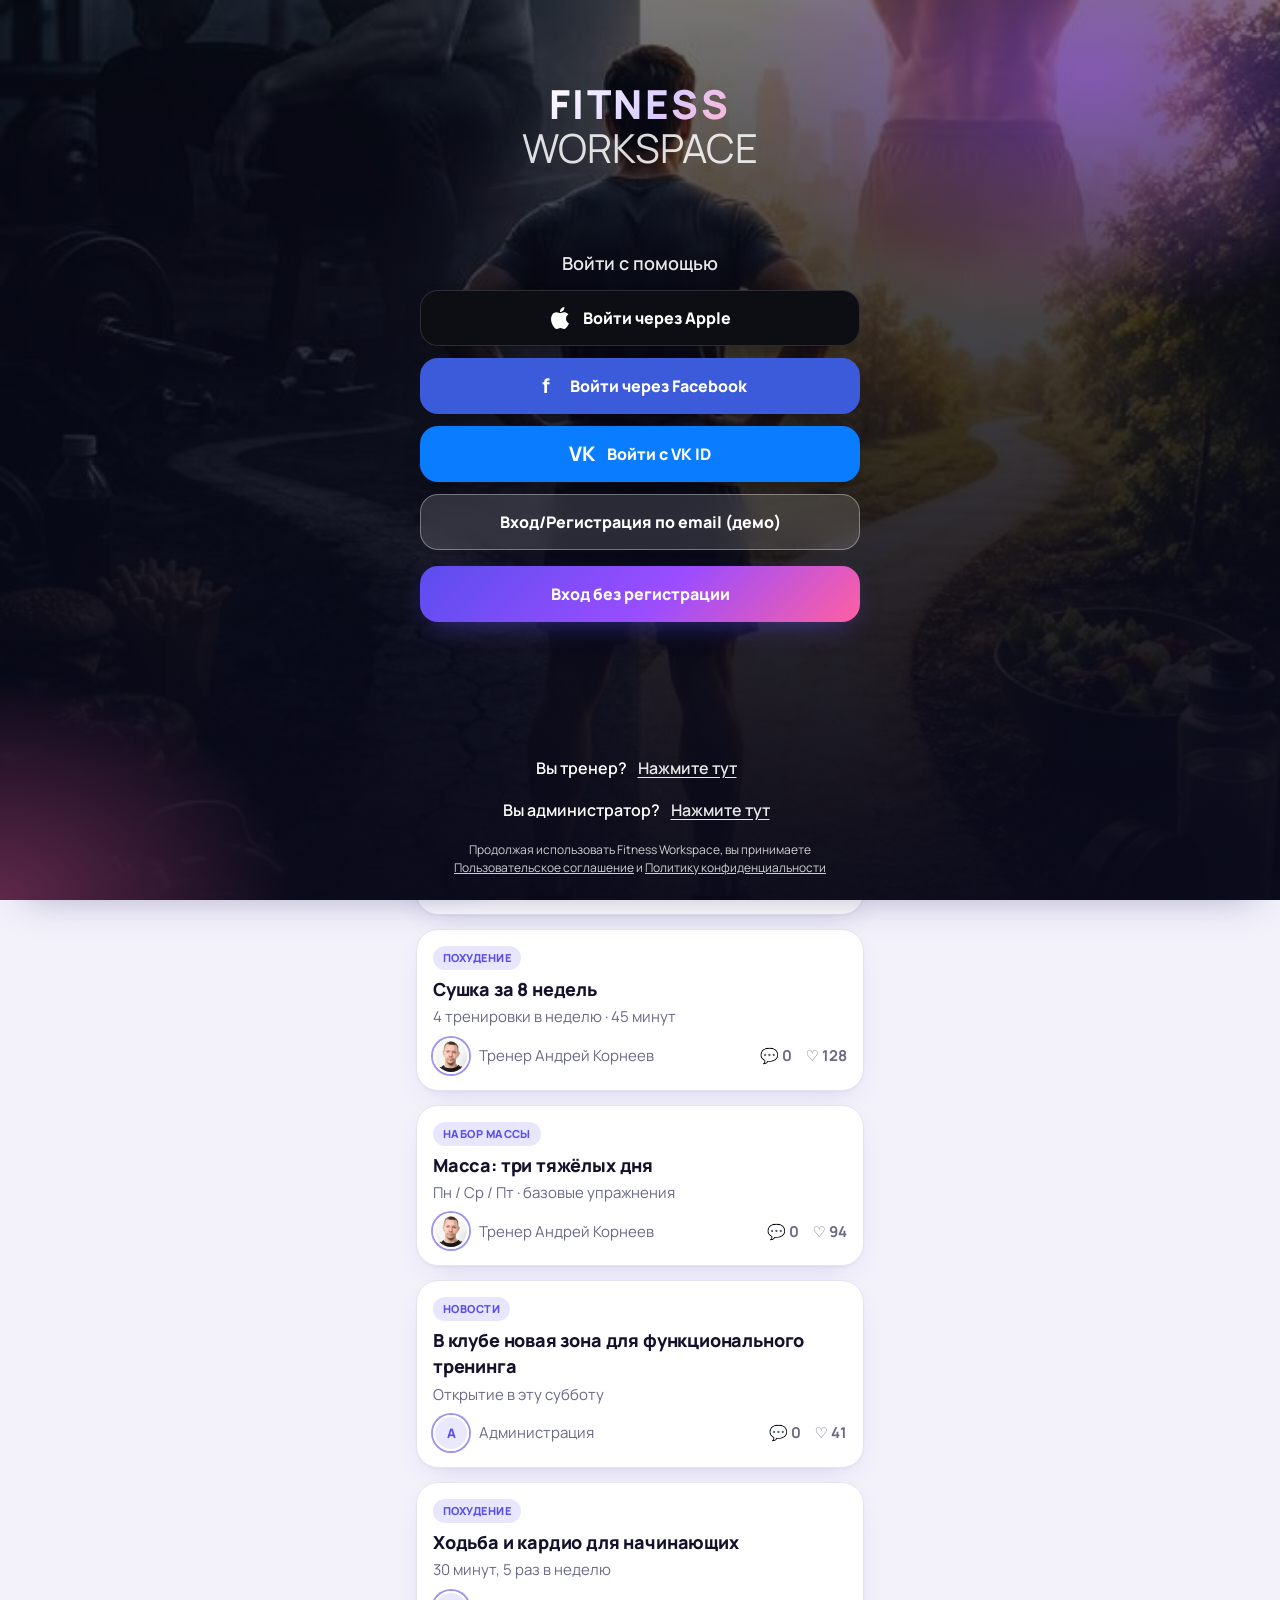
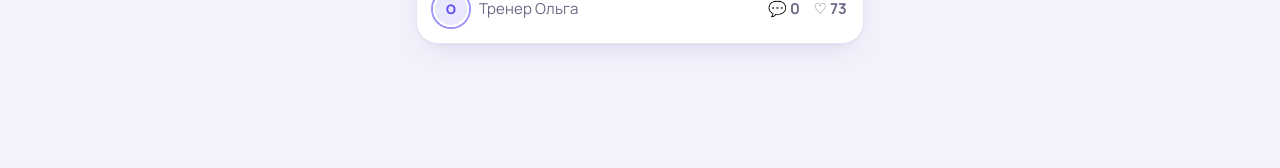
<file: index.html>
<!DOCTYPE html>
<html lang="ru">
<head>
<meta charset="utf-8">
<meta name="viewport" content="width=device-width, initial-scale=1, viewport-fit=cover">
<title>Fitness Workspace</title>
<link href="https://fonts.googleapis.com/css2?family=Manrope:wght@400;600;700;800&display=swap" rel="stylesheet">
<link rel="stylesheet" href="styles.css">
</head>
<body>
<div id="app"><main id="view"></main></div>
<nav id="tabs" aria-label="Разделы"><div id="tabrow"></div></nav>
<div id="sheet" role="dialog" aria-modal="true"><div class="pane" id="pane"></div></div>

<div id="login" role="dialog" aria-modal="true" aria-label="Вход в Fitness Workspace">
 <div class="lg-in">
  <div class="logo"><b>FITNESS</b> <span>WORKSPACE</span></div>
  <div>
   <p class="lg-t">Войти с помощью</p>
   <button class="sb apple" data-stub="через Apple"><svg width="22" height="22" viewBox="0 0 24 24" fill="#fff" aria-hidden="true"><path d="M12.152 6.896c-.948 0-2.415-1.078-3.96-1.04-2.04.027-3.91 1.183-4.961 3.014-2.117 3.675-.546 9.103 1.519 12.09 1.013 1.454 2.208 3.09 3.792 3.039 1.52-.065 2.09-.987 3.935-.987 1.831 0 2.35.987 3.96.948 1.637-.026 2.676-1.48 3.676-2.948 1.156-1.688 1.636-3.325 1.662-3.415-.039-.013-3.182-1.221-3.22-4.857-.026-3.04 2.48-4.494 2.597-4.559-1.429-2.09-3.623-2.324-4.39-2.376-2-.156-3.675 1.09-4.61 1.09zM15.53 3.83c.843-1.012 1.4-2.427 1.245-3.83-1.207.052-2.662.805-3.532 1.818-.78.896-1.454 2.338-1.273 3.714 1.338.104 2.715-.688 3.559-1.701"/></svg>Войти через Apple</button>
   <button class="sb fb" data-stub="через Facebook"><span class="gl" aria-hidden="true">f</span>Войти через Facebook</button>
   <button class="sb vk" data-stub="через VK ID"><span class="gl" aria-hidden="true">VK</span>Войти с VK ID</button>
   <button class="sb apple" id="email-entry">Вход/Регистрация по email (демо)</button>
   <button class="sb guest" id="guest">Вход без регистрации</button>
   <p id="lh" role="status"></p>
  </div>
  <div class="lg-bot">
   <p>Вы тренер? <button class="lk" data-stub="для тренера">Нажмите тут</button></p>
   <p>Вы администратор? <button class="lk" data-stub="для администратора">Нажмите тут</button></p>
   <p class="lg-legal">Продолжая использовать Fitness Workspace, вы принимаете <u>Пользовательское соглашение</u> и <u>Политику конфиденциальности</u></p>
  </div>
 </div>
</div>
<script defer src="assets/guide/exercise-instructions.js"></script>
<script defer src="assets/guide/chest-exercises.js"></script>
<script defer src="assets/guide/back-exercises.js"></script>
<script defer src="assets/guide/leg-exercises.js"></script>
<script defer src="assets/guide/nutrition.js"></script>
<script defer src="assets/guide/dairy.js"></script>
<script defer src="js/data.js"></script>
<script defer src="js/state.js"></script>
<script defer src="js/feed.js"></script>
<script defer src="js/workouts.js"></script>
<script defer src="js/workout-timer.js"></script>
<script defer src="js/food.js"></script>
<script defer src="js/chat.js"></script>
<script defer src="js/profile.js"></script>
<script defer src="js/guide.js"></script>
<script defer src="js/app.js"></script>
</body>
</html>
</file>
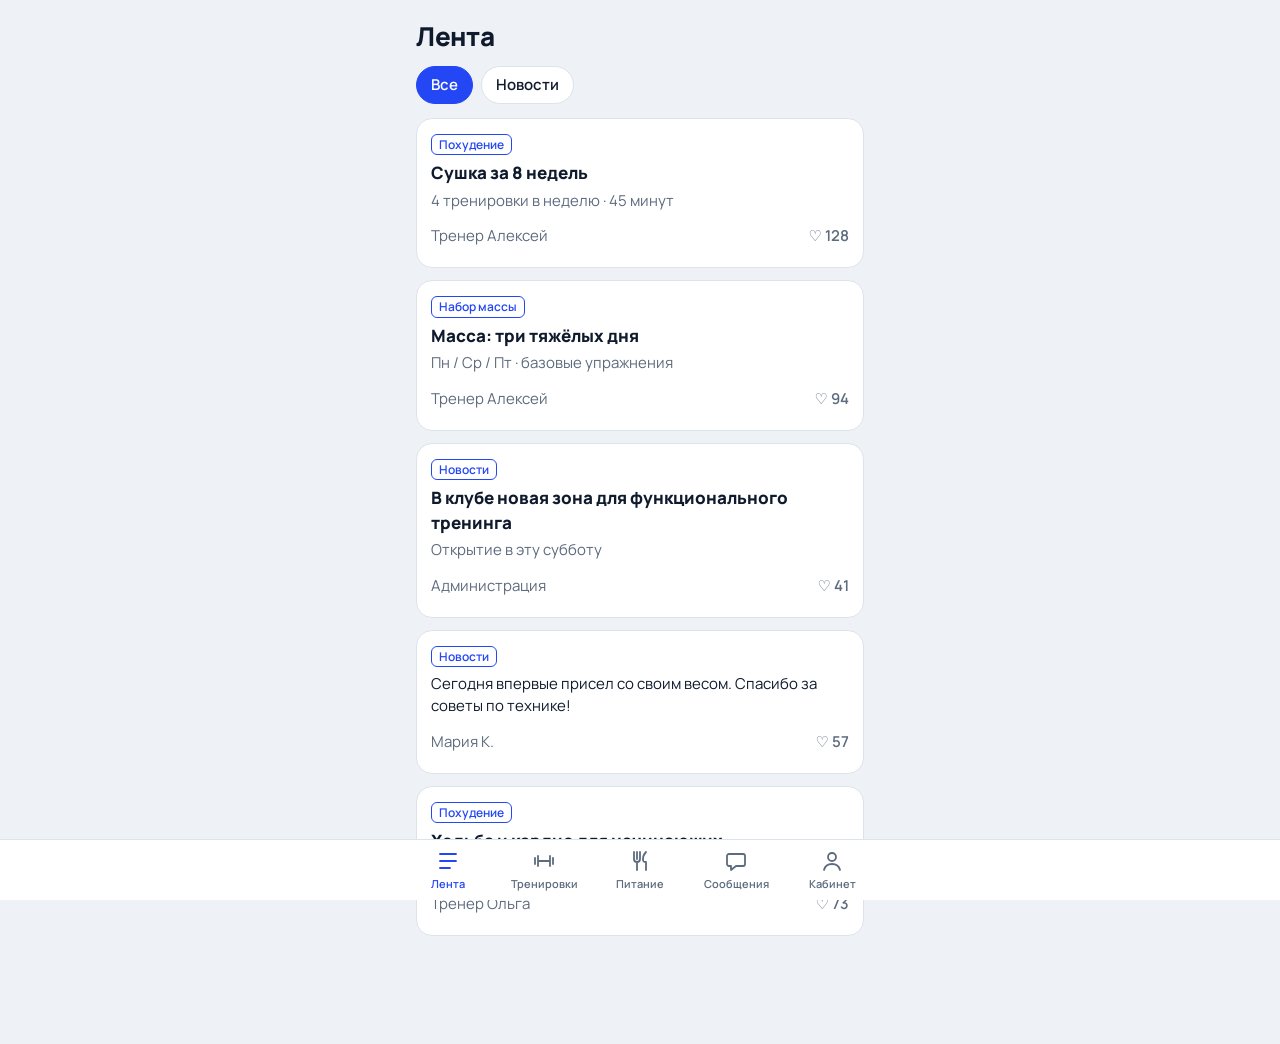
<file: fitness-app.html>
<!DOCTYPE html>
<html lang="ru">
<head>
<meta charset="utf-8">
<meta name="viewport" content="width=device-width, initial-scale=1, viewport-fit=cover">
<title>Клуб Форма — фитнес-приложение</title>
<link href="https://fonts.googleapis.com/css2?family=Manrope:wght@400;600;800&display=swap" rel="stylesheet">
<style>
:root{--bg:#eef1f5;--card:#fff;--ink:#0f1b2d;--mute:#5d6b7e;--line:#dde3ea;--brand:#2447f5;--on:#fff;--warm:#ffb020;--ok:#16895a;
box-sizing:border-box;padding-top:env(safe-area-inset-top,0px);padding-bottom:env(safe-area-inset-bottom,0px)}
@media (prefers-color-scheme:dark){:root:not([data-theme="light"]){--bg:#0b121c;--card:#131d2b;--ink:#eaf0f7;--mute:#93a2b6;--line:#223044;--brand:#7b93ff;--on:#0b121c;--ok:#4cc790;color-scheme:dark}}
:root[data-theme="dark"]{--bg:#0b121c;--card:#131d2b;--ink:#eaf0f7;--mute:#93a2b6;--line:#223044;--brand:#7b93ff;--on:#0b121c;--ok:#4cc790;color-scheme:dark}
html{scroll-padding-top:env(safe-area-inset-top,0px)}
*{box-sizing:border-box}
body{margin:0;background:var(--bg);color:var(--ink);font:400 15px/1.45 Manrope,system-ui,-apple-system,"Segoe UI",sans-serif}
#app{max-width:480px;margin:0 auto;padding:16px 16px 96px}
h1{font-size:26px;line-height:1.15;font-weight:800;margin:6px 0 14px;letter-spacing:-.01em}
h2{font-size:17px;font-weight:800;margin:0 0 4px}
p{margin:0}
.mute{color:var(--mute)}
.card{background:var(--card);border:1px solid var(--line);border-radius:16px;padding:14px;margin-bottom:12px}
.chips{display:flex;gap:8px;overflow-x:auto;padding-bottom:10px;margin-bottom:4px}
.chip{flex:none;border:1px solid var(--line);background:var(--card);color:var(--ink);border-radius:999px;padding:7px 14px;font:inherit;font-weight:600;cursor:pointer}
.chip[aria-pressed="true"]{background:var(--brand);border-color:var(--brand);color:var(--on)}
.tag{display:inline-block;font-size:12px;font-weight:600;color:var(--brand);border:1px solid currentColor;border-radius:6px;padding:1px 7px;margin-bottom:6px}
.row{display:flex;align-items:center;justify-content:space-between;gap:10px}
button{font:inherit;cursor:pointer}
button:focus-visible,input:focus-visible{outline:3px solid var(--brand);outline-offset:2px}
.btn{background:var(--brand);color:var(--on);border:0;border-radius:12px;padding:11px 16px;font-weight:800}
.btn.ghost{background:transparent;color:var(--ink);border:1px solid var(--line)}
.like{background:none;border:0;color:var(--mute);font-weight:600;padding:6px 0}
.like[aria-pressed="true"]{color:var(--brand)}
#tabs{position:fixed;left:0;right:0;bottom:0;background:var(--card);border-top:1px solid var(--line);padding-bottom:env(safe-area-inset-bottom,0px);z-index:5}
#tabs div{max-width:480px;margin:0 auto;display:flex}
#tabs button{flex:1;background:none;border:0;color:var(--mute);padding:9px 0 8px;font-size:11px;font-weight:600;display:flex;flex-direction:column;align-items:center;gap:3px}
#tabs button[aria-current="page"]{color:var(--brand)}
svg.i{width:24px;height:24px;fill:none;stroke:currentColor;stroke-width:1.8;stroke-linecap:round;stroke-linejoin:round}
.stat{display:grid;grid-template-columns:1fr 1fr;gap:10px}
.stat .card{margin:0}
.big{font-size:22px;font-weight:800}
.ex{display:flex;gap:12px;align-items:center;width:100%;text-align:left;background:var(--card);color:var(--ink);border:1px solid var(--line);border-radius:16px;padding:12px;margin-bottom:10px}
.ex .n{width:34px;height:34px;border-radius:10px;background:var(--bg);display:grid;place-items:center;font-weight:800;flex:none}
.ex.done .n{background:var(--ok);color:var(--on)}
#sheet{position:fixed;inset:0;background:rgba(5,10,20,.55);display:none;align-items:flex-end;z-index:10}
#sheet.open{display:flex}
#sheet .pane{background:var(--bg);width:100%;max-width:480px;margin:0 auto;border-radius:22px 22px 0 0;padding:16px 16px calc(20px + env(safe-area-inset-bottom,0px));max-height:92%;overflow:auto}
.demo{background:var(--card);border:1px solid var(--line);border-radius:16px;margin:10px 0}
.demo svg{display:block;width:100%;height:auto}
.bar{animation:lift 2.4s ease-in-out infinite;transform-box:fill-box}
@keyframes lift{0%,100%{transform:translateY(0)}50%{transform:translateY(-46px)}}
.timer{text-align:center;padding:12px}
.timer .t{font-size:52px;font-weight:800;font-variant-numeric:tabular-nums;line-height:1}
.timer.rest .t{color:var(--warm)}
.sets{display:flex;gap:8px;margin:8px 0 12px}
.sets span{flex:1;text-align:center;border:1px solid var(--line);border-radius:10px;padding:7px 0;font-weight:800;color:var(--mute)}
.sets span.on{background:var(--ok);border-color:var(--ok);color:var(--on)}
.meal{display:flex;justify-content:space-between;gap:12px;padding:10px 0;border-top:1px solid var(--line)}
.meal:first-of-type{border-top:0}
.chat{display:flex;flex-direction:column;gap:8px;margin-bottom:12px}
.msg{max-width:82%;padding:9px 12px;border-radius:16px;background:var(--card);border:1px solid var(--line)}
.msg.me{align-self:flex-end;background:var(--brand);border-color:var(--brand);color:var(--on)}
.send{display:flex;gap:8px}
input{flex:1;min-width:0;font:inherit;color:var(--ink);background:var(--card);border:1px solid var(--line);border-radius:12px;padding:11px 12px}
@media (prefers-reduced-motion:reduce){.bar{animation:none}}
</style>
</head>
<body>
<div id="app"><main id="view"></main></div>
<nav id="tabs" aria-label="Разделы"><div id="tabrow"></div></nav>
<div id="sheet" role="dialog" aria-modal="true"><div class="pane" id="pane"></div></div>

<script>
/* ---------- Данные (замените на запросы к вашему серверу) ---------- */
var FEED=[
 {tag:"Похудение",title:"Сушка за 8 недель",meta:"4 тренировки в неделю · 45 минут",by:"Тренер Алексей",likes:128},
 {tag:"Набор массы",title:"Масса: три тяжёлых дня",meta:"Пн / Ср / Пт · базовые упражнения",by:"Тренер Алексей",likes:94},
 {tag:"Новости",title:"В клубе новая зона для функционального тренинга",meta:"Открытие в эту субботу",by:"Администрация",likes:41},
 {tag:"Новости",text:"Сегодня впервые присел со своим весом. Спасибо за советы по технике!",by:"Мария К.",likes:57},
 {tag:"Похудение",title:"Ходьба и кардио для начинающих",meta:"30 минут, 5 раз в неделю",by:"Тренер Ольга",likes:73}
];
var DAYS={
 "Пн":{title:"Грудь и трицепс",ex:[
  {n:"Жим лёжа",m:"Грудь",sets:4,reps:"8–10",work:40,rest:90},
  {n:"Жим гантелей на наклонной",m:"Верх груди",sets:3,reps:"10–12",work:40,rest:75},
  {n:"Разгибания на блоке",m:"Трицепс",sets:3,reps:"12–15",work:35,rest:60}]},
 "Ср":{title:"Спина и бицепс",ex:[
  {n:"Тяга верхнего блока",m:"Широчайшие",sets:4,reps:"10–12",work:40,rest:75},
  {n:"Тяга штанги в наклоне",m:"Спина",sets:4,reps:"8–10",work:40,rest:90},
  {n:"Подъём штанги на бицепс",m:"Бицепс",sets:3,reps:"10–12",work:35,rest:60}]},
 "Пт":{title:"Ноги и плечи",ex:[
  {n:"Приседания со штангой",m:"Квадрицепс, ягодицы",sets:4,reps:"6–8",work:45,rest:120},
  {n:"Румынская тяга",m:"Задняя поверхность бедра",sets:3,reps:"10",work:40,rest:90},
  {n:"Жим гантелей сидя",m:"Плечи",sets:3,reps:"10–12",work:40,rest:75}]}
};
var MEALS={
 loss:{kcal:1800,label:"Похудение",plans:[
  [["Завтрак","Овсянка на воде, яйцо, яблоко",380],["Обед","Курица, гречка, овощной салат",520],["Перекус","Творог 5% и ягоды",220],["Ужин","Рыба на пару, брокколи",420]],
  [["Завтрак","Омлет из 2 яиц с овощами",340],["Обед","Индейка, бурый рис, огурцы",540],["Перекус","Греческий йогурт, орехи",230],["Ужин","Тушёные овощи, нежирная говядина",430]],
  [["Завтрак","Сырники без сахара",360],["Обед","Суп с курицей, цельнозерновой хлеб",500],["Перекус","Кефир, груша",200],["Ужин","Запечённая рыба, салат",430]]]},
 gain:{kcal:3000,label:"Набор массы",plans:[
  [["Завтрак","Овсянка на молоке, 3 яйца, банан",750],["Обед","Говядина, рис, овощи",900],["Перекус","Творог, мёд, орехи",450],["Ужин","Паста с курицей, сыр",850]],
  [["Завтрак","Блины с творогом, сок",720],["Обед","Курица, картофель, салат",880],["Перекус","Бутерброды с арахисовой пастой",480],["Ужин","Лосось, рис, авокадо",900]],
  [["Завтрак","Омлет из 4 яиц, тост, сыр",740],["Обед","Плов с говядиной",920],["Перекус","Гейнер или молоко с бананом",440],["Ужин","Индейка, макароны, овощи",880]]]}
};
var ICON={
 feed:'<path d="M4 5h16M4 12h16M4 19h10"/>',
 train:'<path d="M3 9v6M6 7v10M18 7v10M21 9v6M6 12h12"/>',
 food:'<path d="M6 3v7a3 3 0 0 0 3 3v8M9 3v7M12 3v7a3 3 0 0 1-3 3M18 3c-2 2-3 4-3 7s1 3 3 3v8"/>',
 chat:'<path d="M5 5h14a2 2 0 0 1 2 2v8a2 2 0 0 1-2 2h-7l-5 4v-4H5a2 2 0 0 1-2-2V7a2 2 0 0 1 2-2z"/>',
 me:'<circle cx="12" cy="8" r="4"/><path d="M4 21c1-4 4-6 8-6s7 2 8 6"/>'
};
var TABS=[["feed","Лента"],["train","Тренировки"],["food","Питание"],["chat","Сообщения"],["me","Кабинет"]];

/* ---------- Состояние ---------- */
function load(k,d){try{var v=localStorage.getItem("fit:"+k);return v?JSON.parse(v):d}catch(e){return d}}
function save(k,v){try{localStorage.setItem("fit:"+k,JSON.stringify(v))}catch(e){}}
var S={
 tab:"feed",filter:"Все",liked:{},
 day:"Пн",done:{},
 goal:load("goal","loss"),mday:0,
 weight:load("weight",82.5),
 chat:load("chat",[{me:0,t:"Здравствуйте! Задайте вопрос о тренировках или питании — отвечу в течение дня."}])
};
var USER={since:new Date(2025,10,20),end:new Date(2026,11,20)};
var $=function(s){return document.querySelector(s)};
var fmt=function(d){return d.toLocaleDateString("ru-RU")};
var svg=function(n){return '<svg class="i" viewBox="0 0 24 24" aria-hidden="true">'+ICON[n]+'</svg>'};
var esc=function(s){return String(s).replace(/[&<>"]/g,function(c){return{"&":"&amp;","<":"&lt;",">":"&gt;",'"':"&quot;"}[c]})};

/* ---------- Нижнее меню ---------- */
function renderTabs(){
 $("#tabrow").innerHTML=TABS.map(function(t){
  return '<button data-tab="'+t[0]+'"'+(S.tab===t[0]?' aria-current="page"':'')+'>'+svg(t[0])+t[1]+'</button>'}).join("");
 document.querySelectorAll("#tabrow button").forEach(function(b){
  b.onclick=function(){S.tab=b.dataset.tab;render();window.scrollTo(0,0)}});
}

/* ---------- Лента ---------- */
function vFeed(){
 var f=["Все","Новости"];
 var items=FEED.map(function(p,i){return{p:p,i:i}}).filter(function(o){return S.filter==="Все"||o.p.tag===S.filter});
 return '<h1>Лента</h1><div class="chips">'+f.map(function(x){
  return '<button class="chip" data-f="'+x+'" aria-pressed="'+(S.filter===x)+'">'+x+'</button>'}).join("")+'</div>'+
 items.map(function(o){var p=o.p,liked=S.liked[o.i];
  return '<article class="card"><span class="tag">'+p.tag+'</span>'+
   (p.title?'<h2>'+esc(p.title)+'</h2>':'')+
   (p.text?'<p>'+esc(p.text)+'</p>':'')+
   (p.meta?'<p class="mute">'+esc(p.meta)+'</p>':'')+
   '<div class="row" style="margin-top:8px"><span class="mute">'+esc(p.by)+'</span>'+
   '<button class="like" data-like="'+o.i+'" aria-pressed="'+!!liked+'">'+(liked?"♥":"♡")+' '+(p.likes+(liked?1:0))+'</button></div></article>'}).join("");
}
function bindFeed(){
 document.querySelectorAll("[data-f]").forEach(function(b){b.onclick=function(){S.filter=b.dataset.f;render()}});
 document.querySelectorAll("[data-like]").forEach(function(b){b.onclick=function(){var i=b.dataset.like;S.liked[i]=!S.liked[i];render()}});
}

/* ---------- Тренировки ---------- */
function vTrain(){
 var d=DAYS[S.day];
 return '<h1>Тренировки</h1><div class="chips">'+Object.keys(DAYS).map(function(k){
  return '<button class="chip" data-day="'+k+'" aria-pressed="'+(S.day===k)+'">'+k+'</button>'}).join("")+'</div>'+
 '<div class="card"><h2>'+d.title+'</h2><p class="mute">'+d.ex.length+' упражнения · нажмите на упражнение, чтобы открыть технику и таймер</p></div>'+
 d.ex.map(function(e,i){var c=S.done[S.day+i]||0;
  return '<button class="ex'+(c>=e.sets?' done':'')+'" data-ex="'+i+'"><span class="n">'+(c>=e.sets?"✓":i+1)+'</span><span style="flex:1"><b>'+e.n+'</b><br><span class="mute">'+e.m+' · '+e.sets+' × '+e.reps+' · отдых '+e.rest+' с</span></span><span class="mute">'+c+'/'+e.sets+'</span></button>'}).join("");
}
function bindTrain(){
 document.querySelectorAll("[data-day]").forEach(function(b){b.onclick=function(){S.day=b.dataset.day;render()}});
 document.querySelectorAll("[data-ex]").forEach(function(b){b.onclick=function(){openEx(+b.dataset.ex)}});
}

/* Анимация-заглушка. Для настоящей техники подставьте <img src="жим.gif"> */
function demo(){
 return '<div class="demo"><svg viewBox="0 0 320 150" role="img" aria-label="Схема выполнения упражнения">'+
 '<rect x="40" y="128" width="240" height="6" rx="3" fill="currentColor" opacity=".15"/>'+
 '<g stroke="currentColor" stroke-width="5" stroke-linecap="round" fill="none" opacity=".75"><circle cx="160" cy="88" r="9" fill="currentColor" stroke="none"/><path d="M160 98v22M160 104l-22 10M160 104l22 10"/></g>'+
 '<g class="bar" style="color:var(--brand)"><rect x="90" y="56" width="140" height="5" rx="2.5" fill="currentColor"/><rect x="82" y="44" width="10" height="29" rx="3" fill="currentColor"/><rect x="228" y="44" width="10" height="29" rx="3" fill="currentColor"/></g></svg></div>';
}

/* Таймер: подход → отдых */
var T={id:null,phase:"idle",left:0,ex:null};
function stopT(){clearInterval(T.id);T.id=null;T.phase="idle"}
function paintT(){
 var box=$("#timer");if(!box)return;
 var e=DAYS[S.day].ex[T.ex],c=S.done[S.day+T.ex]||0;
 box.className="card timer"+(T.phase==="rest"?" rest":"");
 var m=Math.floor(T.left/60),s=T.left%60;
 $("#tt").textContent=(T.phase==="idle"?"Готов":(T.phase==="work"?"Подход ":"Отдых "))+(T.phase==="idle"?"":("0"+m).slice(-2)+":"+("0"+s).slice(-2));
 $("#tb").textContent=T.phase==="idle"?(c>=e.sets?"Начать заново":"Начать подход "+(c+1)):"Остановить";
 $("#sets").innerHTML=Array.from({length:e.sets},function(_,i){return '<span class="'+(i<c?"on":"")+'">'+(i+1)+'</span>'}).join("");
}
function tick(){
 var e=DAYS[S.day].ex[T.ex];
 T.left--;
 if(T.left<=0){
  if(T.phase==="work"){S.done[S.day+T.ex]=(S.done[S.day+T.ex]||0)+1;
   if(navigator.vibrate)try{navigator.vibrate(200)}catch(x){}
   if(S.done[S.day+T.ex]>=e.sets){stopT()}else{T.phase="rest";T.left=e.rest}}
  else{stopT();if(navigator.vibrate)try{navigator.vibrate([100,80,100])}catch(x){}}
 }
 paintT();
}
function openEx(i){
 var e=DAYS[S.day].ex[i];stopT();T.ex=i;
 $("#pane").innerHTML='<div class="row"><div><h2>'+e.n+'</h2><span class="tag">'+e.m+'</span></div><button class="btn ghost" id="close">Закрыть</button></div>'+
 demo()+
 '<p class="mute">'+e.sets+' подхода по '+e.reps+' повторений · время подхода '+e.work+' с · отдых '+e.rest+' с</p>'+
 '<div class="sets" id="sets"></div><div class="card timer" id="timer"><div class="t" id="tt"></div></div>'+
 '<button class="btn" id="tb" style="width:100%"></button>';
 $("#sheet").classList.add("open");
 $("#close").onclick=closeEx;
 $("#tb").onclick=function(){
  if(T.phase!=="idle"){stopT();paintT();return}
  if((S.done[S.day+i]||0)>=e.sets)S.done[S.day+i]=0;
  T.phase="work";T.left=e.work;T.id=setInterval(tick,1000);paintT();
 };
 paintT();
}
function closeEx(){stopT();$("#sheet").classList.remove("open");render()}
$("#sheet").onclick=function(ev){if(ev.target.id==="sheet")closeEx()};

/* ---------- Питание ---------- */
function vFood(){
 var g=MEALS[S.goal],dn=["Пн","Вт","Ср","Чт","Пт","Сб","Вс"],plan=g.plans[S.mday%3];
 var total=plan.reduce(function(a,m){return a+m[2]},0);
 return '<h1>Питание</h1><div class="chips">'+["loss","gain"].map(function(k){
  return '<button class="chip" data-goal="'+k+'" aria-pressed="'+(S.goal===k)+'">Цель: '+MEALS[k].label.toLowerCase()+'</button>'}).join("")+'</div>'+
 '<div class="chips">'+dn.map(function(d,i){return '<button class="chip" data-md="'+i+'" aria-pressed="'+(S.mday===i)+'">'+d+'</button>'}).join("")+'</div>'+
 '<div class="card"><div class="row"><h2>План на день</h2><b>'+total+' из '+g.kcal+' ккал</b></div>'+
 plan.map(function(m){return '<div class="meal"><div><b>'+m[0]+'</b><br><span class="mute">'+m[1]+'</span></div><span class="mute">'+m[2]+' ккал</span></div>'}).join("")+'</div>';
}
function bindFood(){
 document.querySelectorAll("[data-goal]").forEach(function(b){b.onclick=function(){S.goal=b.dataset.goal;save("goal",S.goal);render()}});
 document.querySelectorAll("[data-md]").forEach(function(b){b.onclick=function(){S.mday=+b.dataset.md;render()}});
}

/* ---------- Сообщения ---------- */
var REPLIES=["Спасибо за вопрос! Посмотрю вашу программу и отвечу подробнее вечером.","Хороший вопрос. Начните с меньшего веса и следите за техникой — это важнее.","Добавьте воды и сон не меньше 7 часов — восстановление влияет на результат."];
function vChat(){
 return '<h1>Сообщения</h1><div class="card"><b>Тренер Алексей</b><br><span class="mute">Отвечает на вопросы по тренировкам и питанию</span></div>'+
 '<div class="chat" id="log">'+S.chat.map(function(m){return '<div class="msg'+(m.me?" me":"")+'">'+esc(m.t)+'</div>'}).join("")+'</div>'+
 '<div class="send"><input id="inp" placeholder="Ваш вопрос тренеру" aria-label="Сообщение"><button class="btn" id="go">Отправить</button></div>';
}
function bindChat(){
 function send(){var v=$("#inp").value.trim();if(!v)return;
  S.chat.push({me:1,t:v});save("chat",S.chat);render();
  setTimeout(function(){S.chat.push({me:0,t:REPLIES[S.chat.length%REPLIES.length]});save("chat",S.chat);if(S.tab==="chat")render()},1200)}
 $("#go").onclick=send;
 $("#inp").onkeydown=function(e){if(e.key==="Enter")send()};
 window.scrollTo(0,document.body.scrollHeight);
}

/* ---------- Личный кабинет ---------- */
function vMe(){
 var now=new Date(),used=Math.floor((now-USER.since)/864e5),left=Math.max(0,Math.ceil((USER.end-now)/864e5));
 return '<h1>Личный кабинет</h1>'+
 '<div class="card"><span class="tag">Подписка активна</span><div class="big">до '+fmt(USER.end)+'</div><p class="mute">Продлится автоматически · осталось '+left+' дн.</p></div>'+
 '<div class="stat"><div class="card"><p class="mute">В клубе с</p><div class="big">'+fmt(USER.since)+'</div></div>'+
 '<div class="card"><p class="mute">Вы с нами</p><div class="big">'+used+' дн.</div></div></div>'+
 '<div class="card" style="margin-top:12px"><h2>Ваш вес</h2><p class="mute" style="margin-bottom:8px">Сейчас: <b id="wv">'+S.weight+'</b> кг</p>'+
 '<div class="send"><input id="w" type="number" step="0.1" min="30" max="300" value="'+S.weight+'" aria-label="Вес в килограммах"><button class="btn" id="ws">Сохранить</button></div></div>';
}
function bindMe(){
 $("#ws").onclick=function(){var v=parseFloat($("#w").value);if(v>=30&&v<=300){S.weight=v;save("weight",v);$("#wv").textContent=v}};
}

/* ---------- Роутер ---------- */
var V={feed:[vFeed,bindFeed],train:[vTrain,bindTrain],food:[vFood,bindFood],chat:[vChat,bindChat],me:[vMe,bindMe]};
function render(){
 $("#view").innerHTML=V[S.tab][0]();V[S.tab][1]();renderTabs();
}
render();
</script>
</body>
</html>
</file>
<file: styles.css>
:root{--bg:#eef1f5;--card:#fff;--ink:#0f1b2d;--mute:#5d6b7e;--line:#dde3ea;--brand:#2447f5;--on:#fff;--warm:#ffb020;--ok:#16895a;--bad:#d63a45;
box-sizing:border-box;padding-top:env(safe-area-inset-top,0px);padding-bottom:env(safe-area-inset-bottom,0px)}
@media (prefers-color-scheme:dark){:root:not([data-theme="light"]){--bg:#0b121c;--card:#131d2b;--ink:#eaf0f7;--mute:#93a2b6;--line:#223044;--brand:#7b93ff;--on:#0b121c;--ok:#4cc790;--bad:#ff7a82;color-scheme:dark}}
:root[data-theme="dark"]{--bg:#0b121c;--card:#131d2b;--ink:#eaf0f7;--mute:#93a2b6;--line:#223044;--brand:#7b93ff;--on:#0b121c;--ok:#4cc790;--bad:#ff7a82;color-scheme:dark}
html{scroll-padding-top:env(safe-area-inset-top,0px)}
*{box-sizing:border-box}
body{margin:0;background:var(--bg);color:var(--ink);font:400 15px/1.45 Manrope,system-ui,-apple-system,"Segoe UI",sans-serif}
#app{max-width:480px;margin:0 auto;padding:16px 16px 96px}
h1{font-size:26px;line-height:1.15;font-weight:800;margin:6px 0 14px;letter-spacing:-.01em}
h2{font-size:17px;font-weight:800;margin:0 0 4px}
p{margin:0}
.mute{color:var(--mute)}
.card{background:var(--card);border:1px solid var(--line);border-radius:16px;padding:14px;margin-bottom:12px}
.chips{display:flex;gap:8px;overflow-x:auto;padding-bottom:10px;margin-bottom:4px}
.chip{flex:none;border:1px solid var(--line);background:var(--card);color:var(--ink);border-radius:999px;padding:7px 14px;font:inherit;font-weight:600;cursor:pointer}
.chip[aria-pressed="true"]{background:var(--brand);border-color:var(--brand);color:var(--on)}
.tag{display:inline-block;font-size:12px;font-weight:600;color:var(--brand);border:1px solid currentColor;border-radius:6px;padding:1px 7px;margin-bottom:6px}
.row{display:flex;align-items:center;justify-content:space-between;gap:10px}
button{font:inherit;cursor:pointer}
button:focus-visible,input:focus-visible{outline:3px solid var(--brand);outline-offset:2px}
.btn{background:var(--brand);color:var(--on);border:0;border-radius:12px;padding:11px 16px;font-weight:800}
.btn.ghost{background:transparent;color:var(--ink);border:1px solid var(--line)}
.like{background:none;border:0;color:var(--mute);font-weight:600;padding:6px 0}
.like[aria-pressed="true"]{color:var(--brand)}
#tabs{position:fixed;left:0;right:0;bottom:0;background:var(--card);border-top:1px solid var(--line);padding-bottom:env(safe-area-inset-bottom,0px);z-index:5}
#tabs div{max-width:480px;margin:0 auto;display:flex}
#tabs button{flex:1;background:none;border:0;color:var(--mute);padding:9px 0 8px;font-size:11px;font-weight:600;display:flex;flex-direction:column;align-items:center;gap:3px}
#tabs button[aria-current="page"]{color:var(--brand)}
svg.i{width:24px;height:24px;fill:none;stroke:currentColor;stroke-width:1.8;stroke-linecap:round;stroke-linejoin:round}
.stat{display:grid;grid-template-columns:1fr 1fr;gap:10px}
.stat .card{margin:0}
.big{font-size:22px;font-weight:800}
.ex{display:flex;gap:12px;align-items:center;width:100%;text-align:left;background:var(--card);color:var(--ink);border:1px solid var(--line);border-radius:16px;padding:12px;margin-bottom:10px}
.ex .n{width:34px;height:34px;border-radius:10px;background:var(--bg);display:grid;place-items:center;font-weight:800;flex:none}
.ex.done .n{background:var(--ok);color:var(--on)}
#sheet{position:fixed;inset:0;background:rgba(5,10,20,.55);display:none;align-items:flex-end;z-index:10}
#sheet.open{display:flex}
#sheet .pane{background:var(--bg);width:100%;max-width:480px;margin:0 auto;border-radius:22px 22px 0 0;padding:16px 16px calc(20px + env(safe-area-inset-bottom,0px));max-height:92%;overflow:auto}
.demo{background:var(--card);border:1px solid var(--line);border-radius:16px;margin:10px 0}
.demo svg{display:block;width:100%;height:auto}
.bar{animation:lift 2.4s ease-in-out infinite;transform-box:fill-box}
@keyframes lift{0%,100%{transform:translateY(0)}50%{transform:translateY(-46px)}}
.timer{text-align:center;padding:12px}
.timer .t{font-size:52px;font-weight:800;font-variant-numeric:tabular-nums;line-height:1}
.timer.rest .t{color:var(--warm)}
.sets{display:flex;gap:8px;margin:8px 0 12px}
.sets span{flex:1;text-align:center;border:1px solid var(--line);border-radius:10px;padding:7px 0;font-weight:800;color:var(--mute)}
.sets span.on{background:var(--ok);border-color:var(--ok);color:var(--on)}
.meal{display:flex;justify-content:space-between;gap:12px;padding:10px 0;border-top:1px solid var(--line)}
.meal:first-of-type{border-top:0}
.chat{display:flex;flex-direction:column;gap:8px;margin-bottom:12px}
.msg{max-width:82%;padding:9px 12px;border-radius:16px;background:var(--card);border:1px solid var(--line)}
.msg.me{align-self:flex-end;background:var(--brand);border-color:var(--brand);color:var(--on)}
.send{display:flex;gap:8px}
input{flex:1;min-width:0;font:inherit;color:var(--ink);background:var(--card);border:1px solid var(--line);border-radius:12px;padding:11px 12px}
.srow{display:flex;align-items:center;gap:10px;padding:9px 10px;border:1px solid var(--line);border-radius:12px;margin-bottom:6px;background:var(--card)}
.srow>span:first-child{width:26px;height:26px;border-radius:8px;background:var(--bg);display:grid;place-items:center;font-weight:800;flex:none}
.srow.on>span:first-child{background:var(--ok);color:var(--on)}
.srow.cur{border-color:var(--brand)}
.av{width:56px;height:56px;border-radius:50%;object-fit:cover;flex:none}
.av.s{width:30px;height:30px}
.mrow{display:flex;gap:8px;align-items:flex-end}
.tag.fill{background:var(--brand);color:var(--on);border-color:var(--brand)}
.li{display:flex;justify-content:space-between;gap:12px;padding-top:4px}
.av.m{width:36px;height:36px}
.by{display:flex;align-items:center;gap:10px;min-width:0}
.ini{display:grid;place-items:center;background:var(--bg);border:1px solid var(--line);color:var(--mute);font-weight:800;font-size:13px}
.acts{display:flex;gap:14px}
.like[aria-expanded="true"]{color:var(--brand)}
.thr{margin-top:10px;border-top:1px solid var(--line);padding-top:10px;display:flex;flex-direction:column;gap:8px}
.cm{display:flex;gap:8px}
.cm .av{width:28px;height:28px;font-size:11px}
.btn:disabled{opacity:.6;cursor:default}
.cal{display:grid;grid-template-columns:repeat(7,1fr);gap:4px;text-align:center;margin-top:10px}
.cal span{font-size:11px;color:var(--mute)}
.cd{display:grid;place-items:center;aspect-ratio:1;border-radius:10px;font-weight:600}
.cd.on{background:var(--ok);color:var(--on)}
.cd.pl{background:var(--brand);color:var(--on)}
.cd.ms{border:2px solid var(--bad);color:var(--bad)}
.cd.td{outline:2px solid var(--ink);outline-offset:1px}
.lg{display:flex;gap:14px;flex-wrap:wrap;font-size:12px;margin-top:10px}
.dot{display:inline-block;width:10px;height:10px;border-radius:3px;margin-right:5px;vertical-align:-1px}
.dot.pl{background:var(--brand)}.dot.on{background:var(--ok)}.dot.ms{border:2px solid var(--bad)}.tag.st-ms{color:var(--bad)}.tag.st-on{color:var(--ok)}
.seg{display:flex;gap:8px}
.seg .btn{flex:1;padding:11px 8px;font-size:14px;border:1px solid transparent}
.seg .btn.ghost{border-color:var(--line)}
.btn.ok{background:var(--ok);color:var(--on)}
.btn.bad{background:var(--bad);color:var(--on)}
.demo{overflow:hidden}
.demo video{display:block;width:100%;max-height:55vh;object-fit:contain;background:#0b121c}
#login{position:fixed;inset:0;z-index:30;display:none;background-color:#0b121c;background-image:linear-gradient(rgba(6,10,18,.4),rgba(6,10,18,.9)),url("assets/login/background.jpg");background-size:cover;background-position:center;color:#fff;overflow:auto;text-align:center}
.lg-in{max-width:480px;min-height:100%;margin:0 auto;padding:calc(28px + env(safe-area-inset-top,0px)) 20px calc(20px + env(safe-area-inset-bottom,0px));display:flex;flex-direction:column;justify-content:space-between;gap:24px}
.logo{font-size:clamp(22px,7vw,34px);letter-spacing:.03em;line-height:1.1;margin-top:6vh}
.logo b{font-weight:800}.logo span{font-weight:400}
.lg-t{font-size:18px;font-weight:600;margin:0 0 14px}
.sb{display:flex;align-items:center;justify-content:center;gap:12px;width:100%;height:54px;border:0;border-radius:14px;color:#fff;font:800 16px Manrope,system-ui,sans-serif;margin-bottom:12px}
.sb.apple{background:#000}.sb.fb{background:#3b5998}.sb.vk{background:#0a7cff}
.sb.guest{background:#fff;color:#0f1b2d;margin-top:14px}
.gl{font-weight:800;font-size:20px;min-width:24px}
.lk{background:none;border:0;color:#fff;text-decoration:underline;font:600 16px Manrope,system-ui,sans-serif;padding:8px}
#lh{min-height:36px;font-size:13px;color:#ffd58a;margin:8px 0 0}
.lg-bot p{margin:0 0 4px;font-size:16px;font-weight:600}
.lg-bot .lg-legal{font-size:12px;font-weight:400;opacity:.8;margin-top:12px}
@media (prefers-reduced-motion:reduce){.bar{animation:none}}
#set-form:not([hidden]){display:grid;gap:12px}
#set-form label{display:grid;gap:4px}
#set-form input,#set-form select{font:inherit;padding:8px;width:100%;box-sizing:border-box}
#sets .srow{flex-wrap:wrap}
#set-add{margin-bottom:10px}
#set-list{margin:12px 0}#set-list summary{cursor:pointer;padding:12px 0;font-weight:800}
.rest-form{display:flex;align-items:end;flex-wrap:wrap;gap:8px}
.rest-form .metric-values{margin:0;text-align:center}
.rest-form .wheel-frame{background:linear-gradient(transparent 33.33%,var(--line) 33.33% 66.66%,transparent 66.66%)}
.rest-form .wheel-frame:focus-within{outline-color:var(--brand)}
.rest-status{margin-top:6px}
.rest-status:empty{display:none}
#timer h3{text-align:center;margin:0 0 14px}.rings{display:grid;grid-auto-flow:column;grid-auto-columns:minmax(0,1fr);gap:6px;text-align:center;font-size:.82rem;color:var(--mute)}
.timer-actions{display:flex;flex-wrap:wrap;gap:8px}
.timer-actions .btn{flex:1 1 auto}
.rings b{--accent:var(--brand);--fill:100%;display:grid;place-items:center;aspect-ratio:1;width:min(100%,88px);margin:0 auto 6px;border-radius:50%;color:var(--ink);font-size:clamp(1rem,5vw,1.35rem);font-variant-numeric:tabular-nums;background:radial-gradient(closest-side,var(--card) 86%,transparent 89%),conic-gradient(var(--accent) var(--fill),var(--line) 0)}
#done-value{--accent:var(--ok)}
#workout-plan summary{cursor:pointer;padding:12px 0;font-weight:700}
#new-ex,#new-workout{display:grid;gap:10px;margin:12px 0}
#new-ex label,#new-workout label{display:grid;gap:4px}
#delete-workout,.seg{margin-top:12px}
button.cd{font:inherit;color:inherit;background:transparent;border:1px solid transparent;cursor:pointer}
button.cd.on{background:var(--ok);color:var(--on)}button.cd.pl{background:var(--brand);color:var(--on)}button.cd.ms{border-color:var(--bad);color:var(--bad)}
.exercise-row{margin-bottom:10px}
.exercise-row.lifted{position:relative;z-index:5;filter:drop-shadow(0 8px 12px #14102755);pointer-events:none}
.exercise-row.drop-before,.exercise-row.drop-after{position:relative}
.exercise-row.drop-before:before,.exercise-row.drop-after:after{content:"";position:absolute;left:0;right:0;height:3px;background:var(--brand);border-radius:3px;pointer-events:none}
.exercise-row.drop-before:before{top:-6px}.exercise-row.drop-after:after{bottom:-6px}
.exercise-line{display:flex;align-items:stretch;gap:4px}
.exercise-track{position:relative;flex:1;min-width:0;overflow:hidden;border-radius:16px}
.exercise-track .ex{position:relative;z-index:1;min-height:100%;margin:0;touch-action:none;-webkit-touch-callout:none;-webkit-user-select:none;user-select:none;cursor:pointer;transform:translateX(var(--slide,0px));transition:transform .16s ease}
.exercise-row.revealed .ex{--slide:-88px}
.exercise-track.dragging .ex{transition:none}
.exercise-row .ex b{overflow-wrap:anywhere}
.exercise-remove{position:absolute;right:3px;top:50%;transform:translateY(-50%);padding:4px 8px;min-height:24px;border:1px solid currentColor;border-radius:8px;background:var(--card);color:var(--bad);font-family:inherit;font-size:12px;font-weight:600;line-height:1.2;cursor:pointer;visibility:hidden}
.exercise-row.revealed .exercise-remove,.exercise-track.dragging .exercise-remove{visibility:visible}
@media (any-pointer:fine){
 .exercise-track{overflow:visible}
 .exercise-track .ex{cursor:grab;transition:width .16s ease,transform .16s ease}
 .exercise-row:is(:hover,:has(:focus-visible),.revealed):not(.lifted) .ex{width:calc(100% - 64px);transform:translateX(-6px)}
 .exercise-row:is(:hover,:has(:focus-visible)) .exercise-remove{visibility:visible}
 .exercise-row.lifted .ex{cursor:grabbing}
 .exercise-row.lifted .exercise-remove{visibility:hidden}
 .swipe-hint{display:none}
}
@media(prefers-reduced-motion:reduce){.exercise-track .ex{transition:none}}
.exercise-question{padding:10px 12px;background:var(--bg);border-radius:12px;margin-top:5px}
.exercise-question p{margin:0 0 8px}
.food-edit{border:0;background:transparent;color:inherit;text-align:left;padding:3px 0;cursor:pointer;font:inherit;overflow-wrap:anywhere}.food-edit span{color:var(--mute)}.food-form label{display:grid;margin-bottom:8px}.meal [data-food-add]{margin-top:8px}
#login.profile-step{background:var(--bg);color:var(--ink);overflow:auto}
.profile-step .lg-in{display:none}
.body-panel{max-width:450px;margin:auto;padding:24px 16px 32px}
.body-panel h1{text-align:center}
.metric-card{margin:12px 0;padding:18px 8px;text-align:center;border-radius:14px;color:white;background:linear-gradient(120deg,#203440,#355b68);box-shadow:0 3px 10px #10222c22}
.metric-card:nth-of-type(2){background:linear-gradient(120deg,#244d50,#30696c)}
.metric-card:nth-of-type(3){background:linear-gradient(120deg,#263747,#455969)}
.metric-values{display:flex;justify-content:center;gap:14px;margin-top:8px}
.metric-values label{display:grid;justify-items:center;gap:3px;color:#e1eff2;font-size:13px}
.metric-values input{width:4.1em;padding:4px 6px;color:white;background:#ffffff12;border:1px solid #ffffff55;border-radius:8px;text-align:center;font-size:26px;font-weight:700}
.body-form>.btn{width:100%}
.wheel-frame{position:relative;width:86px;background:linear-gradient(transparent 33.33%,#ffffff20 33.33% 66.66%,transparent 66.66%);border-radius:9px}
.metric-wheel{height:108px;overflow-y:auto;scroll-snap-type:y mandatory;overscroll-behavior-y:contain;scrollbar-width:none;touch-action:pan-y;user-select:none;mask-image:linear-gradient(transparent,#000 34% 66%,transparent)}
.metric-wheel::-webkit-scrollbar{display:none}
.metric-wheel:before,.metric-wheel:after{content:"";display:block;height:36px}
.wheel-number{height:36px;line-height:36px;scroll-snap-align:center;font-size:24px;font-weight:700;font-variant-numeric:tabular-nums;cursor:pointer}
.wheel-frame:focus-within{outline:2px solid white}.wheel-error:empty{display:none}
.guide-tile.tile-0{--guide-image:url("assets/guide/exercises.jpg")}
.guide-tile.tile-1{--guide-image:url("assets/guide/sports-nutrition.jpg")}
.guide-tile.tile-2{--guide-image:url("assets/guide/food-calories.jpg")}
.guide-tile.tile-3{--guide-image:url("assets/guide/encyclopedia.jpg")}
 .guide-title{text-align:center}.guide-tile{display:block;width:100%;min-height:122px;margin:10px 0;padding:22px 18px;text-align:left;border:0;border-radius:12px;color:white;background-color:#092738;background-image:linear-gradient(90deg,#092738 5%,#092738ee 29%,#09273885 51%,transparent 78%),var(--guide-image);background-size:cover;background-repeat:no-repeat;background-position:center;font:750 18px/1.25 inherit;font-family:inherit;font-size:18px;font-weight:750;cursor:pointer}.guide-tile span{display:block;max-width:68%}#tabrow button{min-width:0;font-size:clamp(8px,2.3vw,11px)}
/* ===== NEW DESIGN: «Pulse» ===== */
:root{--bg:#f3f2fb;--card:#fff;--ink:#14122b;--mute:#6b6a86;--line:#e6e4f4;--brand:#5b4df0;--on:#fff;--warm:#ff9f1c;--ok:#12a574;--bad:#e5384f;
--grad:linear-gradient(135deg,#5b4df0 0%,#9b4dff 55%,#ff5fa2 100%);--glow:0 10px 28px -10px rgba(91,77,240,.55);--sh:0 1px 2px rgba(20,18,43,.04),0 10px 30px -14px rgba(60,40,160,.22);--r:22px}
@media (prefers-color-scheme:dark){:root:not([data-theme="light"]){--bg:#0b0a16;--card:#15142a;--ink:#f1f0ff;--mute:#9b99bd;--line:#26244a;--brand:#8e82ff;--on:#fff;--ok:#16b27f;--bad:#ff6b80;--sh:0 10px 30px -14px rgba(0,0,0,.7);--glow:0 10px 30px -10px rgba(142,130,255,.55)}}
:root[data-theme="dark"]{--bg:#0b0a16;--card:#15142a;--ink:#f1f0ff;--mute:#9b99bd;--line:#26244a;--brand:#8e82ff;--on:#fff;--ok:#16b27f;--bad:#ff6b80;--sh:0 10px 30px -14px rgba(0,0,0,.7);--glow:0 10px 30px -10px rgba(142,130,255,.55)}
body{background:var(--bg);background-image:radial-gradient(520px 320px at 100% -40px,rgba(155,77,255,.16),transparent 70%),radial-gradient(420px 300px at -10% 0,rgba(255,95,162,.10),transparent 70%);background-repeat:no-repeat;-webkit-font-smoothing:antialiased}
#app{padding:18px 16px 110px}
h1{font-size:30px;font-weight:800;letter-spacing:-.025em;margin:8px 0 18px}
h1::after{content:"";display:block;width:38px;height:5px;border-radius:9px;background:var(--grad);margin-top:10px}
h2{font-size:18px;letter-spacing:-.01em}
.card{border:1px solid var(--line);border-radius:var(--r);padding:16px;box-shadow:var(--sh);margin-bottom:14px;transition:transform .2s}
.card:active{transform:scale(.99)}
.chips{gap:8px;scrollbar-width:none}.chips::-webkit-scrollbar{display:none}
.chip{border-radius:999px;padding:8px 16px;font-weight:700;box-shadow:var(--sh);transition:.2s}
.chip[aria-pressed="true"]{background:var(--grad);border-color:transparent;color:#fff;box-shadow:var(--glow)}
.tag{font-size:11px;font-weight:800;letter-spacing:.04em;text-transform:uppercase;border:0;border-radius:999px;padding:4px 10px;background:color-mix(in srgb,var(--brand) 14%,transparent);color:var(--brand)}
.tag.fill{background:var(--grad);color:#fff}
.tag.st-ms{background:color-mix(in srgb,var(--bad) 14%,transparent)}.tag.st-on{background:color-mix(in srgb,var(--ok) 14%,transparent)}
.btn{background:var(--grad);color:#fff;border-radius:16px;padding:13px 18px;font-weight:800;box-shadow:var(--glow);transition:transform .15s,filter .15s}
.btn:hover{filter:brightness(1.07)}.btn:active{transform:scale(.97)}
.btn.ghost{background:transparent;color:var(--ink);border:1px solid var(--line);box-shadow:none}
.btn.ok{background:linear-gradient(135deg,#12a574,#2cd29b);box-shadow:0 10px 24px -10px rgba(18,165,116,.6)}
.btn.bad{background:linear-gradient(135deg,#e5384f,#ff6b80);box-shadow:0 10px 24px -10px rgba(229,56,79,.6)}
.like{font-weight:700}.like[aria-pressed="true"]{color:#ff3d7f}
.big{font-size:26px;letter-spacing:-.02em}
.stat .card{background:linear-gradient(160deg,var(--card),color-mix(in srgb,var(--brand) 7%,var(--card)))}
/* tab bar — floating pill */
#tabs{left:12px;right:12px;bottom:calc(10px + env(safe-area-inset-bottom,0px));padding:0;border:1px solid var(--line);border-radius:26px;background:color-mix(in srgb,var(--card) 82%,transparent);-webkit-backdrop-filter:blur(18px) saturate(1.6);backdrop-filter:blur(18px) saturate(1.6);box-shadow:0 18px 40px -12px rgba(30,20,90,.35)}
#tabs div{padding:6px 4px}
#tabs button{border-radius:18px;padding:8px 0 6px;font-size:10.5px;font-weight:700;transition:.2s}
#tabs button[aria-current="page"]{color:#fff;background:var(--grad);box-shadow:var(--glow)}
#tabs button[aria-current="page"] svg{transform:translateY(-1px) scale(1.08)}
#app:has(.chat-send){padding-bottom:calc(160px + env(safe-area-inset-bottom,0px))}
.chat-send{position:fixed;z-index:4;left:0;right:0;bottom:calc(88px + env(safe-area-inset-bottom,0px));width:calc(100% - 32px);max-width:448px;margin-inline:auto;padding-block:8px;background:var(--bg)}
@media (max-width:600px), (pointer:coarse){
 html{padding:0;overflow:hidden}
 body{height:100vh;height:100dvh;display:flex;flex-direction:column;overflow:hidden;padding-top:env(safe-area-inset-top,0px)}
 #app{flex:1;min-height:0;width:100%;overflow-y:auto;padding-bottom:16px}
 #tabs{position:static;flex:none;border-radius:20px 20px 0 0;padding-bottom:env(safe-area-inset-bottom,0px);background:var(--card)}
 #app:has(.chat-send){padding-bottom:0}
 #view:has(.chat-send){display:flex;flex-direction:column;min-height:100%}
 .chat-send{position:sticky;bottom:0;width:100%;margin-top:auto}
}
/* exercises */
.ex{border-radius:20px;padding:14px;box-shadow:var(--sh);transition:transform .15s,border-color .2s}
.ex:active{transform:scale(.985)}
.ex .n{width:40px;height:40px;border-radius:14px;background:color-mix(in srgb,var(--brand) 13%,transparent);color:var(--brand);font-size:15px}
.ex.done{border-color:color-mix(in srgb,var(--ok) 55%,var(--line))}
.ex.done .n{background:var(--ok);color:#fff}
.srow{border-radius:16px;padding:11px 12px}.srow>span:first-child{border-radius:10px;width:30px;height:30px}
.srow.on>span:first-child{background:var(--ok);color:#fff}
.srow.cur{border-color:var(--brand);box-shadow:0 0 0 3px color-mix(in srgb,var(--brand) 18%,transparent)}
/* timer */
.timer .t{font-size:64px;letter-spacing:-.04em;background:var(--grad);-webkit-background-clip:text;background-clip:text;color:transparent}
.timer.rest .t{background:linear-gradient(135deg,#ff9f1c,#ff5f6d);-webkit-background-clip:text;background-clip:text}
.sets span{border-radius:12px;padding:9px 0}.sets span.on{background:var(--ok);border-color:var(--ok);color:#fff}
/* sheet */
#sheet{background:rgba(8,6,24,.6);-webkit-backdrop-filter:blur(6px);backdrop-filter:blur(6px)}
#sheet .pane{border-radius:30px 30px 0 0;border-top:1px solid var(--line);box-shadow:0 -20px 50px -20px rgba(0,0,0,.5);animation:up .3s cubic-bezier(.2,.8,.2,1)}
#sheet .pane::before{content:"";display:block;width:42px;height:5px;border-radius:9px;background:var(--line);margin:-4px auto 14px}
@keyframes up{from{transform:translateY(40px);opacity:0}to{transform:none;opacity:1}}
.demo{border-radius:22px;box-shadow:var(--sh)}
/* chat */
.msg{border-radius:20px 20px 20px 6px;padding:10px 14px;box-shadow:var(--sh)}
.msg.me{background:var(--grad);border-color:transparent;color:#fff;border-radius:20px 20px 6px 20px}
input,#set-form input,#set-form select{border-radius:16px;padding:13px 14px;border:1px solid var(--line)}
input:focus{border-color:var(--brand);outline:3px solid color-mix(in srgb,var(--brand) 25%,transparent);outline-offset:0}
/* calendar */
.cd{border-radius:14px}.cd.on{background:var(--ok);color:#fff}
.cd.pl,button.cd.pl{background:var(--grad);color:#fff}
.cd.td{outline:2px solid var(--brand);outline-offset:2px}
/* food, feed, avatars */
.meal{padding:12px 0}
.av{border:2px solid var(--card);box-shadow:0 0 0 2px var(--brand)}
.av.s,.av.m,.cm .av{box-shadow:0 0 0 2px color-mix(in srgb,var(--brand) 60%,transparent)}
.ini{background:color-mix(in srgb,var(--brand) 13%,transparent);color:var(--brand)}
details>summary{list-style:none}details>summary::-webkit-details-marker{display:none}
details>summary::after{content:"›";float:right;font-size:22px;line-height:1;color:var(--mute);transition:transform .2s}
details[open]>summary::after{transform:rotate(90deg)}
table{width:100%;border-collapse:collapse}th{color:var(--mute);font-size:12px;text-transform:uppercase;letter-spacing:.05em;text-align:left}
th,td{padding:10px 6px;border-bottom:1px solid var(--line)}
/* guide tiles */
.guide-title{margin-bottom:18px}
.guide-tile{border-radius:24px!important;box-shadow:0 16px 34px -16px rgba(20,10,80,.55);transition:transform .2s}
.guide-tile:active{transform:scale(.98)}
.exercise-guide-header{display:grid;grid-template-columns:1fr auto 1fr;align-items:center;gap:6px}
.exercise-guide-header h1{text-align:center;font-size:18px;letter-spacing:0;margin:0}
.exercise-guide-header h1::after{display:none}
.exercise-guide-tools{display:flex;justify-self:end;gap:2px;background:var(--card);border-radius:24px;box-shadow:var(--sh)}
.exercise-guide-icon{display:grid;place-items:center;width:40px;height:42px;border:0;border-radius:24px;background:var(--card);color:var(--mute);cursor:pointer}
.exercise-guide-icon .i{width:21px;height:21px}
.exercise-guide-icon[aria-pressed="true"]{background:var(--grad);color:#fff}
#exercise-guide-back{box-shadow:var(--sh)}
.exercise-guide-search{display:flex;align-items:center;gap:8px;padding:0 14px;margin:12px 0 18px;border:1px solid var(--line);border-radius:26px;background:var(--card);color:var(--mute)}
.exercise-guide-search input{background:transparent;border:0;padding:11px 0}
.exercise-guide-search .i{width:18px;height:18px;flex:none}
.exercise-muscles{display:grid;gap:10px}
.muscle-tile{min-height:clamp(104px,34vw,146px);display:block;width:100%;border:0;border-radius:11px;padding:16px 20px;text-align:left;background:#082738 linear-gradient(90deg,#082738 6%,#082738a8 39%,transparent 64%);background-size:cover;background-position:center;color:white;font:800 18px/1.2 Manrope,system-ui,sans-serif;cursor:pointer}
.exercise-guide-row{display:grid;grid-template-columns:64px minmax(0,1fr) auto;align-items:center;gap:12px;width:100%;margin:0 0 8px;padding:8px 12px 8px 8px;border:1px solid var(--line);border-radius:14px;background:var(--card);font:800 15px/1.3 Manrope,system-ui,sans-serif;color:var(--ink);text-align:left;cursor:pointer}
.exercise-guide-row::after{content:"›";color:var(--brand);font-size:22px}
.exercise-guide-thumb{display:block;width:64px;height:64px;object-fit:cover;border-radius:9px;background:#102234}
.nutrition-guide-feature{display:block;width:min(100%,240px);height:auto;margin:14px auto 18px;border-radius:20px;background:#102234}
.nutrition-guide-detail p+p{margin-top:12px}
.nutrition-guide .exercise-guide-header{grid-template-columns:40px minmax(0,1fr) 40px}
.food-guide-header{margin-bottom:14px}
.food-guide-list{display:grid;gap:10px}
.food-guide-tile{position:relative;isolation:isolate;display:flex;align-items:end;min-height:clamp(122px,35vw,152px);width:100%;overflow:hidden;padding:14px 18px;border:0;border-radius:12px;background:#102234;color:white;text-align:left;font:800 17px/1.25 Manrope,system-ui,sans-serif}
button.food-guide-tile{cursor:pointer}
.food-guide-tile img,.food-guide-tile::before{position:absolute;inset:0;width:100%;height:100%;z-index:-2}
.food-guide-tile img{object-fit:cover}
.food-guide-tile::before{content:"";z-index:-1;background:linear-gradient(0deg,#071626e8,#07162685 33%,transparent 76%)}
.food-guide-tile h1{margin:0;font:inherit}
.food-guide-tile h1::after{display:none}
.food-product-list{display:grid;border-top:1px solid var(--line)}
.food-product-row{display:grid;grid-template-columns:minmax(0,1fr) auto 12px;align-items:center;gap:12px;width:100%;min-height:60px;padding:12px 2px;border:0;border-bottom:1px solid var(--line);background:transparent;color:var(--ink);font:700 15px/1.35 Manrope,system-ui,sans-serif;text-align:left;cursor:pointer}
.food-product-row::after{content:"›";color:var(--brand);font-size:22px;line-height:1}
.food-product-row .mute{font-size:13px;font-weight:400;white-space:nowrap}
.food-product-photo{display:block;width:100%;height:auto;aspect-ratio:4/3;object-fit:cover;border-radius:14px;margin-bottom:14px}
.food-product-detail h1{font-size:clamp(23px,5.5vw,30px)}
.food-product-detail h2{color:var(--mute);font-size:15px;margin:18px 0 8px}
.food-product-macros{display:grid;grid-template-columns:repeat(4,minmax(0,1fr));gap:6px;padding:12px;margin:0;text-align:center}
.food-product-macros dt{font-size:clamp(10px,2.9vw,13px);color:var(--mute)}
.food-product-macros dd{margin:0;font-size:22px;font-weight:800}
.food-product-macros div{display:flex;flex-direction:column-reverse}
.food-product-nutrients{margin:10px 0}
.food-product-nutrients div{display:flex;justify-content:space-between;gap:12px;padding:9px 0;border-bottom:1px solid var(--line);color:var(--mute)}
.food-product-nutrients dd{margin:0;font-weight:700;color:var(--ink)}
.food-product-index{display:flex;align-items:center;gap:12px;font-size:13px;color:var(--mute)}
.food-product-index i{position:relative;flex:1;height:4px;border-radius:6px;background:linear-gradient(90deg,#61a9eb,#e65b73)}
.food-product-index i::before{content:"";position:absolute;inset-block:-2px;left:var(--marker);width:3px;border-radius:2px;background:var(--ink)}
.food-product-index.is-unavailable i{background:var(--line)}
.food-product-index.is-unavailable i::before{display:none}
.exercise-detail-tools{display:flex;justify-content:space-between;margin-bottom:12px}
.exercise-demo{position:relative;overflow:hidden;border-radius:20px;background:#102234}
.exercise-demo video,.exercise-demo canvas,.exercise-demo img{display:block;width:100%;max-height:52vh;object-fit:contain}
.exercise-demo img{height:auto}
.exercise-demo .chip{position:absolute;right:10px;bottom:10px;background:var(--card);color:var(--ink)}
.exercise-detail h1{margin-top:18px}
.exercise-detail h2{margin-top:16px}
.exercise-steps{list-style:none;counter-reset:exercise-step;display:grid;gap:8px;padding:0;margin:10px 0 0}
.exercise-steps li{counter-increment:exercise-step;display:flex;align-items:center;gap:12px;padding:12px;border:1px solid var(--line);border-radius:14px;background:var(--card)}
.exercise-steps li::before{content:counter(exercise-step);display:grid;place-items:center;flex:0 0 28px;aspect-ratio:1;border-radius:50%;background:var(--grad);color:white;font-weight:800}
/* body parameters */
.metric-card{border-radius:24px;box-shadow:var(--glow);background:linear-gradient(rgba(38,24,130,.62),rgba(92,28,128,.74)),url(assets/profile/weight.webp) center/cover}
.metric-card:nth-of-type(2){background:linear-gradient(rgba(38,24,130,.62),rgba(92,28,128,.74)),url(assets/profile/height.webp) center/cover}
.metric-card:nth-of-type(3){background:linear-gradient(rgba(38,24,130,.62),rgba(92,28,128,.74)),url(assets/profile/age.webp) center/cover}
.wheel-frame{background:linear-gradient(transparent 33.33%,#ffffff2e 33.33% 66.66%,transparent 66.66%);border-radius:12px}
/* login */
#login::before{content:"";position:absolute;inset:0;background:radial-gradient(500px 360px at 85% 8%,rgba(155,77,255,.5),transparent 70%),radial-gradient(420px 320px at 0 100%,rgba(255,95,162,.35),transparent 70%),linear-gradient(180deg,rgba(11,10,30,.25),rgba(11,10,30,.7))}
#login.profile-step::before{display:none}
#login.profile-step{background:#0d0c18;color:#f1f0ff}
.body-panel{padding:24px 16px 20px}
.body-panel h1{margin:0 0 18px}
.body-panel>p{margin:0 0 12px;text-align:center}
.body-panel .metric-card{min-height:196px;display:flex;flex-direction:column;justify-content:center}
.body-panel .wheel-frame{border-radius:0}
.body-panel .metric-wheel{mask-image:linear-gradient(#0006,#000 36% 64%,#0006)}
.lg-in{position:relative;z-index:1}
.logo{font-size:clamp(26px,9vw,40px);letter-spacing:.06em}
.logo b{background:linear-gradient(135deg,#fff,#d9ccff 60%,#ffb3d6);-webkit-background-clip:text;background-clip:text;color:transparent}
.logo span{opacity:.85}
.logo{text-align:center}.logo b,.logo span{display:block;width:fit-content;margin-inline:auto}.logo span{letter-spacing:normal}
.lg-t{opacity:.9}
.sb{height:56px;border-radius:18px;box-shadow:0 10px 24px -12px rgba(0,0,0,.6);transition:transform .15s}
.sb:active{transform:scale(.97)}
.sb.apple{background:#0d0d14;border:1px solid #ffffff22}.sb.fb{background:#3b5bdb}.sb.vk{background:#0a7cff}
.sb.guest{background:var(--grad);color:#fff;box-shadow:var(--glow);margin-top:16px}
.lk{opacity:.9;text-underline-offset:3px}
@media (prefers-reduced-motion:reduce){#sheet .pane{animation:none}*{transition:none!important}}
/* ===== v2: доводка под новые элементы (сортировка, свайп-удаление) ===== */
.exercise-track{border-radius:20px;box-shadow:var(--sh)}
.exercise-track .ex{box-shadow:none;border-radius:20px}
.exercise-track .ex:active{transform:translateX(var(--slide,0px))}
.exercise-track .ex:active b{opacity:.85}
.exercise-remove{right:6px;padding:9px 12px;min-height:0;border:0;border-radius:13px;background:linear-gradient(135deg,#e5384f,#ff6b80);color:#fff;font-size:12px;font-weight:800;box-shadow:0 8px 18px -8px rgba(229,56,79,.8)}
.exercise-remove:active{filter:brightness(.92)}
.swipe-hint{font-size:12px}
.exercise-row.lifted{filter:drop-shadow(0 16px 22px rgba(60,30,170,.38))}
.exercise-row.lifted .exercise-track{box-shadow:var(--glow);transform:scale(1.02)}
.exercise-row.lifted .ex{border-color:var(--brand);box-shadow:0 0 0 3px color-mix(in srgb,var(--brand) 22%,transparent)}
.exercise-row.drop-before:before,.exercise-row.drop-after:after{height:4px;background:var(--grad);box-shadow:0 0 12px rgba(155,77,255,.7)}
@media (any-pointer:fine){
 .exercise-track{box-shadow:none}
 .exercise-track .ex{box-shadow:var(--sh)}
 .exercise-row:is(:hover,:has(:focus-visible),.revealed):not(.lifted) .ex{width:calc(100% - 92px)}
 .exercise-row.lifted .exercise-track{box-shadow:none;transform:none}
 .exercise-row.lifted .ex{box-shadow:var(--glow),0 0 0 3px color-mix(in srgb,var(--brand) 22%,transparent)}
}
/* кнопка входа по email — стеклянная, отличается от Apple */
.sb.apple#email-entry{background:rgba(255,255,255,.14);border:1px solid rgba(255,255,255,.35);-webkit-backdrop-filter:blur(10px);backdrop-filter:blur(10px);box-shadow:none}
</file>
